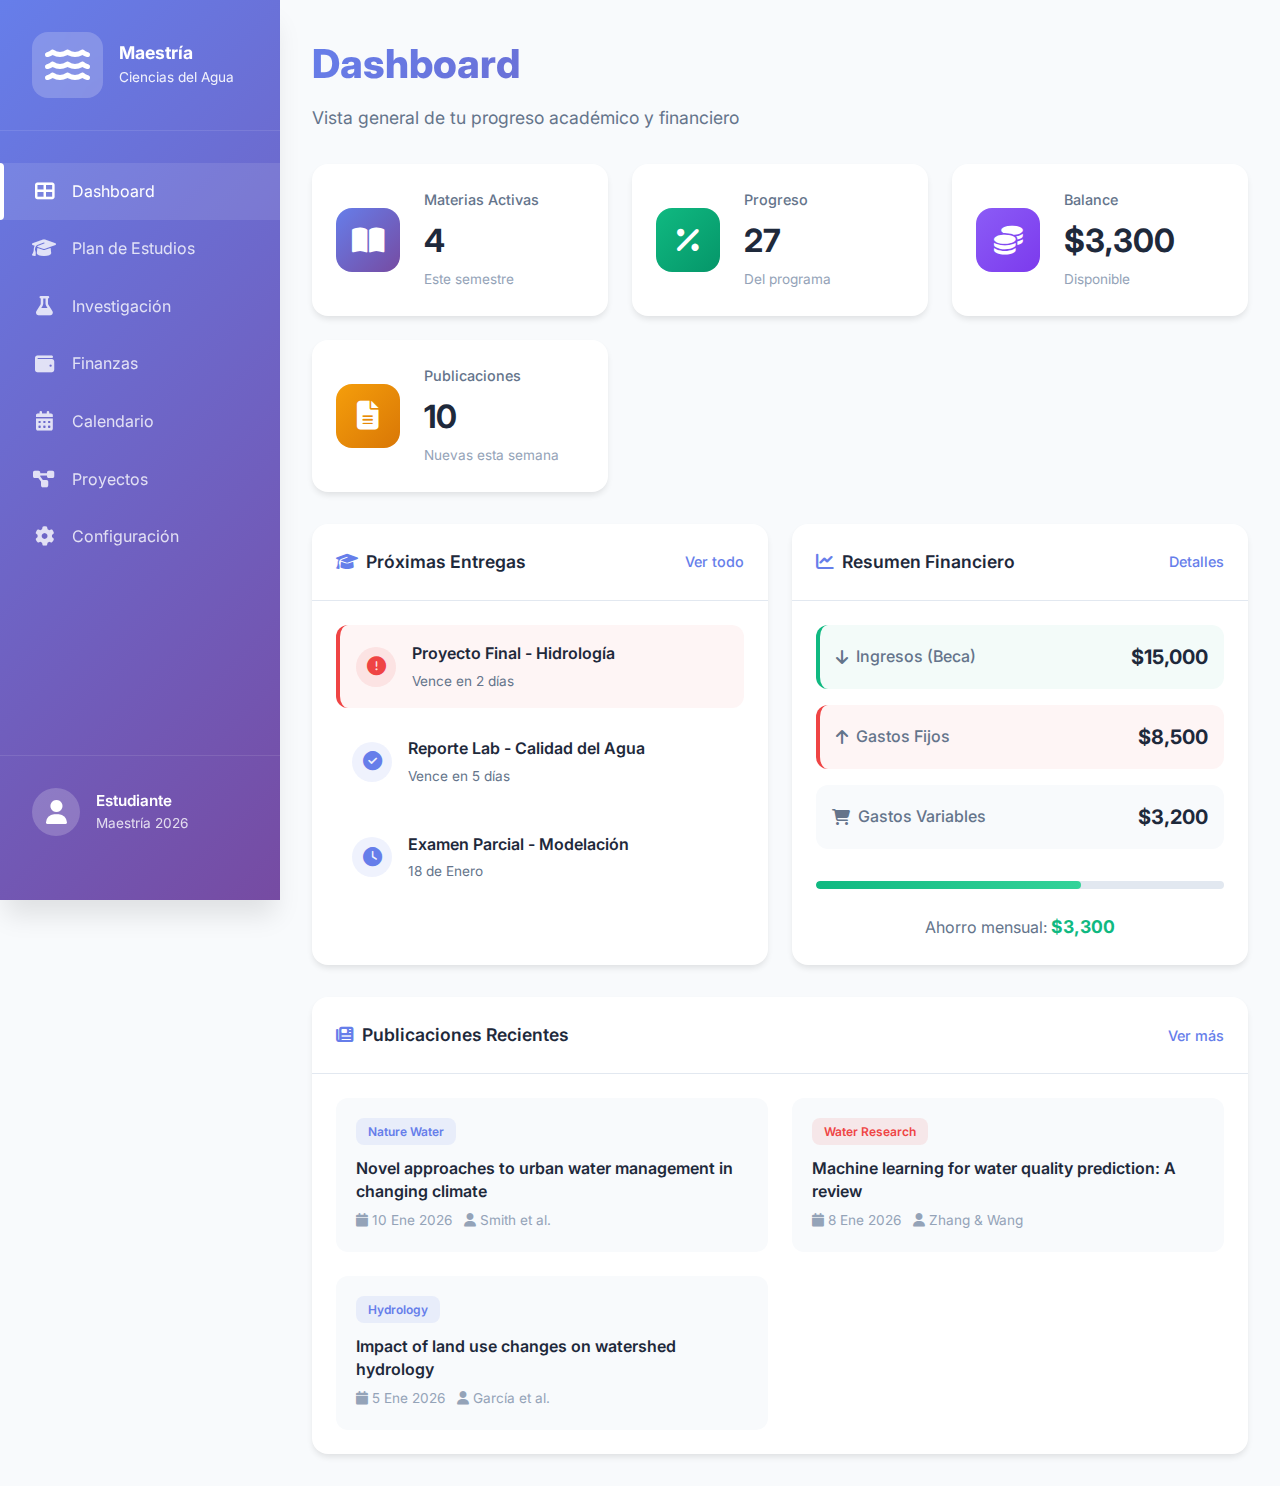
<file: asistente_maestria/index.html>
<!DOCTYPE html>
<html lang="es">

<head>
    <meta charset="UTF-8">
    <meta name="viewport" content="width=device-width, initial-scale=1.0">
    <title>Asistente Maestría - Ciencias del Agua</title>
    <link rel="stylesheet" href="styles.css">
    <link rel="stylesheet" href="calendar-projects.css">
    <link href="https://fonts.googleapis.com/css2?family=Inter:wght@300;400;500;600;700;800&display=swap"
        rel="stylesheet">
    <link rel="stylesheet" href="https://cdnjs.cloudflare.com/ajax/libs/font-awesome/6.4.0/css/all.min.css">
</head>

<body>
    <!-- Sidebar Navigation -->
    <aside class="sidebar">
        <div class="sidebar-header">
            <div class="logo">
                <i class="fas fa-water"></i>
                <h2>Maestría<br><span>Ciencias del Agua</span></h2>
            </div>
        </div>

        <nav class="sidebar-nav">
            <a href="#" class="nav-item active" data-section="dashboard">
                <i class="fas fa-th-large"></i>
                <span>Dashboard</span>
            </a>
            <a href="#" class="nav-item" data-section="academico">
                <i class="fas fa-graduation-cap"></i>
                <span>Plan de Estudios</span>
            </a>
            <a href="#" class="nav-item" data-section="investigacion">
                <i class="fas fa-flask"></i>
                <span>Investigación</span>
            </a>
            <a href="#" class="nav-item" data-section="finanzas">
                <i class="fas fa-wallet"></i>
                <span>Finanzas</span>
            </a>
            <a href="#" class="nav-item" data-section="calendario">
                <i class="fas fa-calendar-alt"></i>
                <span>Calendario</span>
            </a>
            <a href="#" class="nav-item" data-section="proyectos">
                <i class="fas fa-project-diagram"></i>
                <span>Proyectos</span>
            </a>
            <a href="#" class="nav-item" data-section="configuracion">
                <i class="fas fa-cog"></i>
                <span>Configuración</span>
            </a>
        </nav>

        <div class="sidebar-footer">
            <div class="user-info">
                <div class="user-avatar">
                    <i class="fas fa-user"></i>
                </div>
                <div class="user-details">
                    <p class="user-name">Estudiante</p>
                    <p class="user-role">Maestría 2026</p>
                </div>
            </div>
        </div>
    </aside>

    <!-- Main Content -->
    <main class="main-content">
        <!-- Dashboard Section -->
        <section id="dashboard" class="section active">
            <div class="section-header">
                <h1>Dashboard</h1>
                <p class="subtitle">Vista general de tu progreso académico y financiero</p>
            </div>

            <div class="stats-grid">
                <div class="stat-card">
                    <div class="stat-icon blue">
                        <i class="fas fa-book-open"></i>
                    </div>
                    <div class="stat-info">
                        <h3>Materias Activas</h3>
                        <p class="stat-value">5</p>
                        <span class="stat-label">Este semestre</span>
                    </div>
                </div>

                <div class="stat-card">
                    <div class="stat-icon green">
                        <i class="fas fa-percent"></i>
                    </div>
                    <div class="stat-info">
                        <h3>Progreso</h3>
                        <p class="stat-value">45%</p>
                        <span class="stat-label">Del programa</span>
                    </div>
                </div>

                <div class="stat-card">
                    <div class="stat-icon purple">
                        <i class="fas fa-coins"></i>
                    </div>
                    <div class="stat-info">
                        <h3>Balance</h3>
                        <p class="stat-value">$12,450</p>
                        <span class="stat-label">Disponible</span>
                    </div>
                </div>

                <div class="stat-card">
                    <div class="stat-icon orange">
                        <i class="fas fa-file-alt"></i>
                    </div>
                    <div class="stat-info">
                        <h3>Publicaciones</h3>
                        <p class="stat-value">23</p>
                        <span class="stat-label">Nuevas esta semana</span>
                    </div>
                </div>
            </div>

            <div class="dashboard-grid">
                <!-- Quick Academic Overview -->
                <div class="dashboard-card">
                    <div class="card-header">
                        <h3><i class="fas fa-graduation-cap"></i> Próximas Entregas</h3>
                        <a href="#" class="card-action">Ver todo</a>
                    </div>
                    <div class="card-content">
                        <div class="task-item urgent">
                            <div class="task-icon">
                                <i class="fas fa-exclamation-circle"></i>
                            </div>
                            <div class="task-info">
                                <p class="task-title">Proyecto Final - Hidrología</p>
                                <p class="task-date">Vence en 2 días</p>
                            </div>
                        </div>
                        <div class="task-item">
                            <div class="task-icon">
                                <i class="fas fa-check-circle"></i>
                            </div>
                            <div class="task-info">
                                <p class="task-title">Reporte Lab - Calidad del Agua</p>
                                <p class="task-date">Vence en 5 días</p>
                            </div>
                        </div>
                        <div class="task-item">
                            <div class="task-icon">
                                <i class="fas fa-clock"></i>
                            </div>
                            <div class="task-info">
                                <p class="task-title">Examen Parcial - Modelación</p>
                                <p class="task-date">18 de Enero</p>
                            </div>
                        </div>
                    </div>
                </div>

                <!-- Financial Summary -->
                <div class="dashboard-card">
                    <div class="card-header">
                        <h3><i class="fas fa-chart-line"></i> Resumen Financiero</h3>
                        <a href="#" class="card-action">Detalles</a>
                    </div>
                    <div class="card-content">
                        <div class="finance-summary">
                            <div class="finance-item income">
                                <span class="finance-label">
                                    <i class="fas fa-arrow-down"></i> Ingresos (Beca)
                                </span>
                                <span class="finance-value">$15,000</span>
                            </div>
                            <div class="finance-item expense">
                                <span class="finance-label">
                                    <i class="fas fa-arrow-up"></i> Gastos Fijos
                                </span>
                                <span class="finance-value">$8,500</span>
                            </div>
                            <div class="finance-item">
                                <span class="finance-label">
                                    <i class="fas fa-shopping-cart"></i> Gastos Variables
                                </span>
                                <span class="finance-value">$3,200</span>
                            </div>
                            <div class="balance-bar">
                                <div class="balance-fill" style="width: 65%"></div>
                            </div>
                            <p class="balance-text">Ahorro mensual: <strong>$3,300</strong></p>
                        </div>
                    </div>
                </div>
            </div>

            <!-- Recent Research -->
            <div class="dashboard-card full-width">
                <div class="card-header">
                    <h3><i class="fas fa-newspaper"></i> Publicaciones Recientes</h3>
                    <a href="#" class="card-action">Ver más</a>
                </div>
                <div class="card-content">
                    <div class="research-grid">
                        <div class="research-item">
                            <span class="research-badge">Nature Water</span>
                            <h4>Novel approaches to urban water management in changing climate</h4>
                            <p class="research-meta">
                                <i class="fas fa-calendar"></i> 10 Ene 2026 &nbsp;
                                <i class="fas fa-user"></i> Smith et al.
                            </p>
                        </div>
                        <div class="research-item">
                            <span class="research-badge trending">Water Research</span>
                            <h4>Machine learning for water quality prediction: A review</h4>
                            <p class="research-meta">
                                <i class="fas fa-calendar"></i> 8 Ene 2026 &nbsp;
                                <i class="fas fa-user"></i> Zhang & Wang
                            </p>
                        </div>
                        <div class="research-item">
                            <span class="research-badge">Hydrology</span>
                            <h4>Impact of land use changes on watershed hydrology</h4>
                            <p class="research-meta">
                                <i class="fas fa-calendar"></i> 5 Ene 2026 &nbsp;
                                <i class="fas fa-user"></i> García et al.
                            </p>
                        </div>
                    </div>
                </div>
            </div>
        </section>

        <!-- Academic Section -->
        <section id="academico" class="section">
            <div class="section-header">
                <h1>Plan de Estudios</h1>
                <p class="subtitle">Seguimiento de materias y créditos</p>
            </div>

            <div class="academic-summary">
                <div class="progress-card">
                    <h3>Progreso del Programa</h3>
                    <div class="circular-progress">
                        <svg width="200" height="200">
                            <circle cx="100" cy="100" r="90" stroke="#e0e0e0" stroke-width="20" fill="none" />
                            <circle cx="100" cy="100" r="90" stroke="url(#gradient)" stroke-width="20" fill="none"
                                stroke-dasharray="565" stroke-dashoffset="310" transform="rotate(-90 100 100)" />
                            <defs>
                                <linearGradient id="gradient" x1="0%" y1="0%" x2="100%" y2="0%">
                                    <stop offset="0%" style="stop-color:#667eea;stop-opacity:1" />
                                    <stop offset="100%" style="stop-color:#764ba2;stop-opacity:1" />
                                </linearGradient>
                            </defs>
                        </svg>
                        <div class="progress-text">
                            <span class="progress-value">45%</span>
                            <span class="progress-label">Completado</span>
                        </div>
                    </div>
                    <div class="credits-info">
                        <p><strong>54</strong> de <strong>120</strong> créditos</p>
                    </div>
                </div>

                <div class="semester-info">
                    <h3>Semestre Actual</h3>
                    <div class="semester-stats">
                        <div class="semester-stat">
                            <i class="fas fa-book"></i>
                            <div>
                                <p class="stat-number">5</p>
                                <p class="stat-text">Materias</p>
                            </div>
                        </div>
                        <div class="semester-stat">
                            <i class="fas fa-star"></i>
                            <div>
                                <p class="stat-number">18</p>
                                <p class="stat-text">Créditos</p>
                            </div>
                        </div>
                        <div class="semester-stat">
                            <i class="fas fa-chart-line"></i>
                            <div>
                                <p class="stat-number">9.2</p>
                                <p class="stat-text">Promedio</p>
                            </div>
                        </div>
                    </div>
                </div>
            </div>

            <div class="subjects-container">
                <h3>Materias Actuales</h3>
                <div class="subjects-grid">
                    <div class="subject-card">
                        <div class="subject-header">
                            <h4>Hidrología Avanzada</h4>
                            <span class="subject-credits">6 créditos</span>
                        </div>
                        <div class="subject-progress">
                            <div class="progress-bar">
                                <div class="progress-fill" style="width: 75%"></div>
                            </div>
                            <span class="progress-percent">75%</span>
                        </div>
                        <div class="subject-info">
                            <p><i class="fas fa-user"></i> Dr. Martínez</p>
                            <p><i class="fas fa-clock"></i> Lun-Mié 10:00-12:00</p>
                        </div>
                        <div class="subject-grade">
                            <span class="grade-label">Calificación actual:</span>
                            <span class="grade-value excellent">9.5</span>
                        </div>
                    </div>

                    <div class="subject-card">
                        <div class="subject-header">
                            <h4>Calidad del Agua</h4>
                            <span class="subject-credits">4 créditos</span>
                        </div>
                        <div class="subject-progress">
                            <div class="progress-bar">
                                <div class="progress-fill" style="width: 60%"></div>
                            </div>
                            <span class="progress-percent">60%</span>
                        </div>
                        <div class="subject-info">
                            <p><i class="fas fa-user"></i> Dra. López</p>
                            <p><i class="fas fa-clock"></i> Mar-Jue 14:00-16:00</p>
                        </div>
                        <div class="subject-grade">
                            <span class="grade-label">Calificación actual:</span>
                            <span class="grade-value good">8.8</span>
                        </div>
                    </div>

                    <div class="subject-card">
                        <div class="subject-header">
                            <h4>Modelación Hidrológica</h4>
                            <span class="subject-credits">4 créditos</span>
                        </div>
                        <div class="subject-progress">
                            <div class="progress-bar">
                                <div class="progress-fill" style="width: 50%"></div>
                            </div>
                            <span class="progress-percent">50%</span>
                        </div>
                        <div class="subject-info">
                            <p><i class="fas fa-user"></i> Dr. García</p>
                            <p><i class="fas fa-clock"></i> Vie 9:00-13:00</p>
                        </div>
                        <div class="subject-grade">
                            <span class="grade-label">Calificación actual:</span>
                            <span class="grade-value good">9.0</span>
                        </div>
                    </div>

                    <div class="subject-card">
                        <div class="subject-header">
                            <h4>Gestión de Recursos Hídricos</h4>
                            <span class="subject-credits">3 créditos</span>
                        </div>
                        <div class="subject-progress">
                            <div class="progress-bar">
                                <div class="progress-fill" style="width: 40%"></div>
                            </div>
                            <span class="progress-percent">40%</span>
                        </div>
                        <div class="subject-info">
                            <p><i class="fas fa-user"></i> Dr. Ramírez</p>
                            <p><i class="fas fa-clock"></i> Lun 16:00-19:00</p>
                        </div>
                        <div class="subject-grade">
                            <span class="grade-label">Calificación actual:</span>
                            <span class="grade-value average">8.5</span>
                        </div>
                    </div>

                    <div class="subject-card">
                        <div class="subject-header">
                            <h4>Seminario de Investigación</h4>
                            <span class="subject-credits">1 crédito</span>
                        </div>
                        <div class="subject-progress">
                            <div class="progress-bar">
                                <div class="progress-fill" style="width: 30%"></div>
                            </div>
                            <span class="progress-percent">30%</span>
                        </div>
                        <div class="subject-info">
                            <p><i class="fas fa-user"></i> Varios profesores</p>
                            <p><i class="fas fa-clock"></i> Mié 18:00-20:00</p>
                        </div>
                        <div class="subject-grade">
                            <span class="grade-label">Aprobado/No aprobado</span>
                            <span class="grade-value">En curso</span>
                        </div>
                    </div>
                </div>
            </div>
        </section>

        <!-- Research Section -->
        <section id="investigacion" class="section">
            <div class="section-header">
                <h1>Centro de Investigación</h1>
                <p class="subtitle">Publicaciones y noticias científicas recientes</p>
            </div>

            <div class="research-filter">
                <button class="filter-btn active" data-filter="all">Todas</button>
                <button class="filter-btn" data-filter="hidrologia">Hidrología</button>
                <button class="filter-btn" data-filter="calidad">Calidad del Agua</button>
                <button class="filter-btn" data-filter="cambio-climatico">Cambio Climático</button>
                <button class="filter-btn" data-filter="gestion">Gestión</button>
            </div>

            <div class="publications-grid">
                <article class="publication-card" data-category="hidrologia">
                    <div class="publication-header">
                        <span class="journal-badge nature">Nature Water</span>
                        <span class="publication-date">10 Ene 2026</span>
                    </div>
                    <h3>Novel approaches to urban water management in changing climate scenarios</h3>
                    <p class="publication-abstract">
                        This study presents innovative strategies for urban water management considering
                        climate change impacts. Results show 35% improvement in water security...
                    </p>
                    <div class="publication-footer">
                        <span class="authors"><i class="fas fa-users"></i> Smith, J. et al.</span>
                        <span class="citations"><i class="fas fa-quote-right"></i> 12 citaciones</span>
                        <a href="#" class="read-more">Leer más <i class="fas fa-external-link-alt"></i></a>
                    </div>
                    </publication-card>

                    <article class="publication-card trending" data-category="calidad">
                        <div class="publication-header">
                            <span class="journal-badge water-research">Water Research</span>
                            <span class="publication-date">8 Ene 2026</span>
                            <span class="trending-badge"><i class="fas fa-fire"></i> Tendencia</span>
                        </div>
                        <h3>Machine learning applications for real-time water quality monitoring: A comprehensive review
                        </h3>
                        <p class="publication-abstract">
                            Comprehensive review of ML techniques for water quality prediction.
                            Random Forest and LSTM networks show superior performance...
                        </p>
                        <div class="publication-footer">
                            <span class="authors"><i class="fas fa-users"></i> Zhang, L. & Wang, M.</span>
                            <span class="citations"><i class="fas fa-quote-right"></i> 45 citaciones</span>
                            <a href="#" class="read-more">Leer más <i class="fas fa-external-link-alt"></i></a>
                        </div>
                    </article>

                    <article class="publication-card" data-category="cambio-climatico">
                        <div class="publication-header">
                            <span class="journal-badge hydrology">Hydrology Journal</span>
                            <span class="publication-date">5 Ene 2026</span>
                        </div>
                        <h3>Impact of land use changes on watershed hydrology: A multi-temporal analysis</h3>
                        <p class="publication-abstract">
                            Analysis of 30 years of land use data reveals significant impacts on runoff patterns.
                            Urbanization increased peak flows by 40%...
                        </p>
                        <div class="publication-footer">
                            <span class="authors"><i class="fas fa-users"></i> García, R. et al.</span>
                            <span class="citations"><i class="fas fa-quote-right"></i> 23 citaciones</span>
                            <a href="#" class="read-more">Leer más <i class="fas fa-external-link-alt"></i></a>
                        </div>
                    </article>

                    <article class="publication-card" data-category="gestion">
                        <div class="publication-header">
                            <span class="journal-badge">Water Policy</span>
                            <span class="publication-date">3 Ene 2026</span>
                        </div>
                        <h3>Integrated water resources management: Lessons from global case studies</h3>
                        <p class="publication-abstract">
                            Comparative analysis of IWRM implementation across different socio-economic contexts.
                            Stakeholder participation emerges as critical success factor...
                        </p>
                        <div class="publication-footer">
                            <span class="authors"><i class="fas fa-users"></i> Johnson, A. et al.</span>
                            <span class="citations"><i class="fas fa-quote-right"></i> 18 citaciones</span>
                            <a href="#" class="read-more">Leer más <i class="fas fa-external-link-alt"></i></a>
                        </div>
                    </article>
            </div>
        </section>

        <!-- Finance Section -->
        <section id="finanzas" class="section">
            <div class="section-header">
                <h1>Gestor Financiero</h1>
                <p class="subtitle">Control de ingresos, gastos y ahorro</p>
            </div>

            <div class="finance-overview">
                <div class="finance-card balance">
                    <div class="finance-card-header">
                        <i class="fas fa-wallet"></i>
                        <h3>Balance Actual</h3>
                    </div>
                    <p class="finance-amount">$12,450.00</p>
                    <p class="finance-change positive">
                        <i class="fas fa-arrow-up"></i> +$1,200 este mes
                    </p>
                </div>

                <div class="finance-card income">
                    <div class="finance-card-header">
                        <i class="fas fa-arrow-down"></i>
                        <h3>Ingresos Mensuales</h3>
                    </div>
                    <p class="finance-amount">$15,000.00</p>
                    <p class="finance-detail">Beca CONACYT</p>
                </div>

                <div class="finance-card expenses">
                    <div class="finance-card-header">
                        <i class="fas fa-arrow-up"></i>
                        <h3>Gastos Totales</h3>
                    </div>
                    <p class="finance-amount">$11,700.00</p>
                    <p class="finance-detail">Fijos + Variables</p>
                </div>

                <div class="finance-card savings">
                    <div class="finance-card-header">
                        <i class="fas fa-piggy-bank"></i>
                        <h3>Ahorro Mensual</h3>
                    </div>
                    <p class="finance-amount">$3,300.00</p>
                    <p class="finance-detail">22% de ingresos</p>
                </div>
            </div>

            <div class="expenses-section">
                <div class="expenses-breakdown">
                    <h3><i class="fas fa-chart-pie"></i> Desglose de Gastos</h3>

                    <div class="expense-category">
                        <div class="category-header">
                            <h4><i class="fas fa-home"></i> Gastos Fijos</h4>
                            <span class="category-total">$8,500.00</span>
                        </div>
                        <div class="expense-items">
                            <div class="expense-item">
                                <div class="expense-info">
                                    <span class="expense-name">Renta</span>
                                    <div class="expense-bar">
                                        <div class="expense-fill" style="width: 70%"></div>
                                    </div>
                                </div>
                                <span class="expense-amount">$6,000.00</span>
                            </div>
                            <div class="expense-item">
                                <div class="expense-info">
                                    <span class="expense-name">Servicios (Luz, Agua, Internet)</span>
                                    <div class="expense-bar">
                                        <div class="expense-fill" style="width: 20%"></div>
                                    </div>
                                </div>
                                <span class="expense-amount">$1,500.00</span>
                            </div>
                            <div class="expense-item">
                                <div class="expense-info">
                                    <span class="expense-name">Transporte</span>
                                    <div class="expense-bar">
                                        <div class="expense-fill" style="width: 10%"></div>
                                    </div>
                                </div>
                                <span class="expense-amount">$1,000.00</span>
                            </div>
                        </div>
                    </div>

                    <div class="expense-category">
                        <div class="category-header">
                            <h4><i class="fas fa-shopping-cart"></i> Gastos Corrientes</h4>
                            <span class="category-total">$3,200.00</span>
                        </div>
                        <div class="expense-items">
                            <div class="expense-item">
                                <div class="expense-info">
                                    <span class="expense-name">Alimentación</span>
                                    <div class="expense-bar">
                                        <div class="expense-fill" style="width: 60%"></div>
                                    </div>
                                </div>
                                <span class="expense-amount">$1,800.00</span>
                            </div>
                            <div class="expense-item">
                                <div class="expense-info">
                                    <span class="expense-name">Material de Estudio</span>
                                    <div class="expense-bar">
                                        <div class="expense-fill" style="width: 25%"></div>
                                    </div>
                                </div>
                                <span class="expense-amount">$800.00</span>
                            </div>
                            <div class="expense-item">
                                <div class="expense-info">
                                    <span class="expense-name">Personal</span>
                                    <div class="expense-bar">
                                        <div class="expense-fill" style="width: 15%"></div>
                                    </div>
                                </div>
                                <span class="expense-amount">$600.00</span>
                            </div>
                        </div>
                    </div>

                    <button class="btn-primary">
                        <i class="fas fa-plus"></i> Agregar Gasto
                    </button>
                </div>

                <div class="financial-chart">
                    <h3><i class="fas fa-chart-line"></i> Tendencia Mensual</h3>
                    <div class="chart-placeholder">
                        <canvas id="financeChart"></canvas>
                    </div>
                </div>
            </div>
        </section>

        <!-- Calendar Section -->
        <section id="calendario" class="section">
            <div class="section-header">
                <h1>Calendario Académico</h1>
                <p class="subtitle">Organiza tus actividades y entregas</p>
            </div>

            <div class="calendar-controls">
                <button class="btn-calendar" id="prevMonth">
                    <i class="fas fa-chevron-left"></i>
                </button>
                <h2 id="currentMonth">Enero 2026</h2>
                <button class="btn-calendar" id="nextMonth">
                    <i class="fas fa-chevron-right"></i>
                </button>
                <button class="btn-primary" id="addEventBtn">
                    <i class="fas fa-plus"></i> Nueva Actividad
                </button>
            </div>

            <div class="calendar-grid">
                <div class="calendar-header">Domingo</div>
                <div class="calendar-header">Lunes</div>
                <div class="calendar-header">Martes</div>
                <div class="calendar-header">Miércoles</div>
                <div class="calendar-header">Jueves</div>
                <div class="calendar-header">Viernes</div>
                <div class="calendar-header">Sábado</div>
                <!-- Calendar days will be generated by JavaScript -->
            </div>

            <div class="upcoming-events">
                <h3><i class="fas fa-list"></i> Actividades Próximas</h3>
                <div id="eventsList" class="events-list">
                    <!-- Events will be populated by JavaScript -->
                </div>
            </div>
        </section>

        <!-- Projects Section -->
        <section id="proyectos" class="section">
            <div class="section-header">
                <h1>Proyectos de Investigación</h1>
                <p class="subtitle">Gestiona tus proyectos y conecta con GitHub</p>
            </div>

            <div class="projects-toolbar">
                <button class="btn-primary" id="addProjectBtn">
                    <i class="fas fa-plus"></i> Nuevo Proyecto
                </button>
                <button class="btn-github" id="connectGitHubBtn">
                    <i class="fab fa-github"></i> Conectar GitHub
                </button>
                <div class="project-filters">
                    <button class="filter-btn active" data-filter="all">Todos</button>
                    <button class="filter-btn" data-filter="active">Activos</button>
                    <button class="filter-btn" data-filter="completed">Completados</button>
                </div>
            </div>

            <div class="projects-grid" id="projectsContainer">
                <!-- Sample Project 1 -->
                <div class="project-card" data-status="active" data-project-id="1">
                    <div class="project-header">
                        <div class="project-title-section">
                            <h3>Permeámetro 3D</h3>
                            <span class="project-badge active">Activo</span>
                        </div>
                        <div class="project-actions">
                            <button class="btn-icon" title="Editar">
                                <i class="fas fa-edit"></i>
                            </button>
                            <button class="btn-icon" title="GitHub">
                                <i class="fab fa-github"></i>
                            </button>
                        </div>
                    </div>

                    <p class="project-description">
                        Diseño y fabricación de permeámetro mediante impresión 3D con
                        sistema de sellado dual.
                    </p>

                    <div class="project-meta">
                        <span><i class="fas fa-folder"></i> Tesis</span>
                        <span><i class="fas fa-calendar"></i> Mar 2026</span>
                        <span><i class="fas fa-code-branch"></i> 23 commits</span>
                    </div>

                    <div class="project-progress">
                        <div class="progress-header">
                            <span>Progreso General</span>
                            <span class="progress-value">85%</span>
                        </div>
                        <div class="progress-bar">
                            <div class="progress-fill" style="width: 85%"></div>
                        </div>
                    </div>

                    <div class="project-tasks">
                        <div class="task-summary">
                            <span><i class="fas fa-check-circle"></i> 17/20 tareas</span>
                            <span><i class="fas fa-clock"></i> 15 días restantes</span>
                        </div>
                    </div>

                    <div class="project-timeline">
                        <h4>Fases del Proyecto</h4>
                        <div class="phase-item completed">
                            <i class="fas fa-check"></i>
                            <span>Diseño Conceptual</span>
                        </div>
                        <div class="phase-item completed">
                            <i class="fas fa-check"></i>
                            <span>Modelado 3D</span>
                        </div>
                        <div class="phase-item active">
                            <i class="fas fa-spinner fa-spin"></i>
                            <span>Fabricación</span>
                        </div>
                        <div class="phase-item pending">
                            <i class="fas fa-circle"></i>
                            <span>Pruebas y Validación</span>
                        </div>
                    </div>
                </div>

                <!-- Sample Project 2 -->
                <div class="project-card" data-status="active" data-project-id="2">
                    <div class="project-header">
                        <div class="project-title-section">
                            <h3>Análisis de Calidad del Agua</h3>
                            <span class="project-badge active">Activo</span>
                        </div>
                        <div class="project-actions">
                            <button class="btn-icon">
                                <i class="fas fa-edit"></i>
                            </button>
                            <button class="btn-icon">
                                <i class="fab fa-github"></i>
                            </button>
                        </div>
                    </div>

                    <p class="project-description">
                        Monitoreo y análisis de parámetros fisicoquímicos en cuenca urbana.
                    </p>

                    <div class="project-meta">
                        <span><i class="fas fa-folder"></i> Proyecto Final</span>
                        <span><i class="fas fa-calendar"></i> Feb 2026</span>
                        <span><i class="fas fa-code-branch"></i> 45 commits</span>
                    </div>

                    <div class="project-progress">
                        <div class="progress-header">
                            <span>Progreso General</span>
                            <span class="progress-value">60%</span>
                        </div>
                        <div class="progress-bar">
                            <div class="progress-fill" style="width: 60%"></div>
                        </div>
                    </div>

                    <div class="project-tasks">
                        <div class="task-summary">
                            <span><i class="fas fa-check-circle"></i> 9/15 tareas</span>
                            <span><i class="fas fa-clock"></i> 30 días restantes</span>
                        </div>
                    </div>

                    <div class="project-timeline">
                        <h4>Fases del Proyecto</h4>
                        <div class="phase-item completed">
                            <i class="fas fa-check"></i>
                            <span>Revisión Bibliográfica</span>
                        </div>
                        <div class="phase-item active">
                            <i class="fas fa-spinner fa-spin"></i>
                            <span>Muestreo de Campo</span>
                        </div>
                        <div class="phase-item pending">
                            <i class="fas fa-circle"></i>
                            <span>Análisis de Laboratorio</span>
                        </div>
                        <div class="phase-item pending">
                            <i class="fas fa-circle"></i>
                            <span>Redacción de Reporte</span>
                        </div>
                    </div>
                </div>

                <!-- Sample Project 3 -->
                <div class="project-card" data-status="completed" data-project-id="3">
                    <div class="project-header">
                        <div class="project-title-section">
                            <h3>Modelo Hidrológico Regional</h3>
                            <span class="project-badge completed">Completado</span>
                        </div>
                        <div class="project-actions">
                            <button class="btn-icon">
                                <i class="fas fa-edit"></i>
                            </button>
                            <button class="btn-icon">
                                <i class="fab fa-github"></i>
                            </button>
                        </div>
                    </div>

                    <p class="project-description">
                        Modelación de escorrentía usando HEC-HMS para análisis de crecidas.
                    </p>

                    <div class="project-meta">
                        <span><i class="fas fa-folder"></i> Materia</span>
                        <span><i class="fas fa-calendar"></i> Dic 2025</span>
                        <span><i class="fas fa-code-branch"></i> 67 commits</span>
                    </div>

                    <div class="project-progress">
                        <div class="progress-header">
                            <span>Progreso General</span>
                            <span class="progress-value">100%</span>
                        </div>
                        <div class="progress-bar">
                            <div class="progress-fill completed" style="width: 100%"></div>
                        </div>
                    </div>

                    <div class="project-tasks">
                        <div class="task-summary">
                            <span><i class="fas fa-check-circle"></i> 12/12 tareas</span>
                            <span class="success"><i class="fas fa-trophy"></i> Finalizado</span>
                        </div>
                    </div>
                </div>
            </div>

            <!-- GitHub Integration Panel -->
            <div class="github-panel" id="githubPanel" style="display: none;">
                <div class="panel-content">
                    <h3><i class="fab fa-github"></i> Integración con GitHub</h3>
                    <div class="github-form">
                        <div class="form-group">
                            <label>Token de Acceso Personal</label>
                            <input type="password" id="githubToken" placeholder="ghp_xxxxxxxxxxxxx">
                            <small>Genera tu token en: GitHub Settings > Developer settings > Personal access
                                tokens</small>
                        </div>
                        <div class="form-group">
                            <label>Nombre de Usuario</label>
                            <input type="text" id="githubUsername" placeholder="tu-usuario">
                        </div>
                        <div class="form-buttons">
                            <button class="btn-primary" id="saveGithubBtn">
                                <i class="fas fa-save"></i> Guardar
                            </button>
                            <button class="btn-secondary" id="cancelGithubBtn">
                                Cancelar
                            </button>
                        </div>
                    </div>
                    <div class="github-repos" id="githubRepos"></div>
                </div>
            </div>
        </section>

        <!-- Settings Section -->
        <section id="configuracion" class="section">
            <div class="section-header">
                <h1>Configuración</h1>
                <p class="subtitle">Personaliza tu asistente</p>
            </div>

            <div class="settings-grid">
                <div class="settings-card">
                    <h3><i class="fas fa-user-cog"></i> Perfil</h3>
                    <div class="setting-item">
                        <label>Nombre completo</label>
                        <input type="text" placeholder="Tu nombre">
                    </div>
                    <div class="setting-item">
                        <label>Programa</label>
                        <select>
                            <option>Maestría en Ciencias del Agua</option>
                        </select>
                    </div>
                    <div class="setting-item">
                        <label>Semestre actual</label>
                        <input type="number" value="3" min="1" max="6">
                    </div>
                </div>

                <div class="settings-card">
                    <h3><i class="fas fa-bell"></i> Notificaciones</h3>
                    <div class="setting-toggle">
                        <label>Entregas próximas</label>
                        <input type="checkbox" checked>
                    </div>
                    <div class="setting-toggle">
                        <label>Nuevas publicaciones</label>
                        <input type="checkbox" checked>
                    </div>
                    <div class="setting-toggle">
                        <label>Alertas de gastos</label>
                        <input type="checkbox">
                    </div>
                </div>

                <div class="settings-card">
                    <h3><i class="fas fa-palette"></i> Apariencia</h3>
                    <div class="theme-selector">
                        <button class="theme-btn active" data-theme="light">
                            <i class="fas fa-sun"></i> Claro
                        </button>
                        <button class="theme-btn" data-theme="dark">
                            <i class="fas fa-moon"></i> Oscuro
                        </button>
                    </div>
                </div>
            </div>

            <button class="btn-primary">
                <i class="fas fa-save"></i> Guardar Cambios
            </button>
        </section>
    </main>

    <script src="script.js"></script>
    <script src="calendar-projects.js"></script>
</body>

</html>
</file>
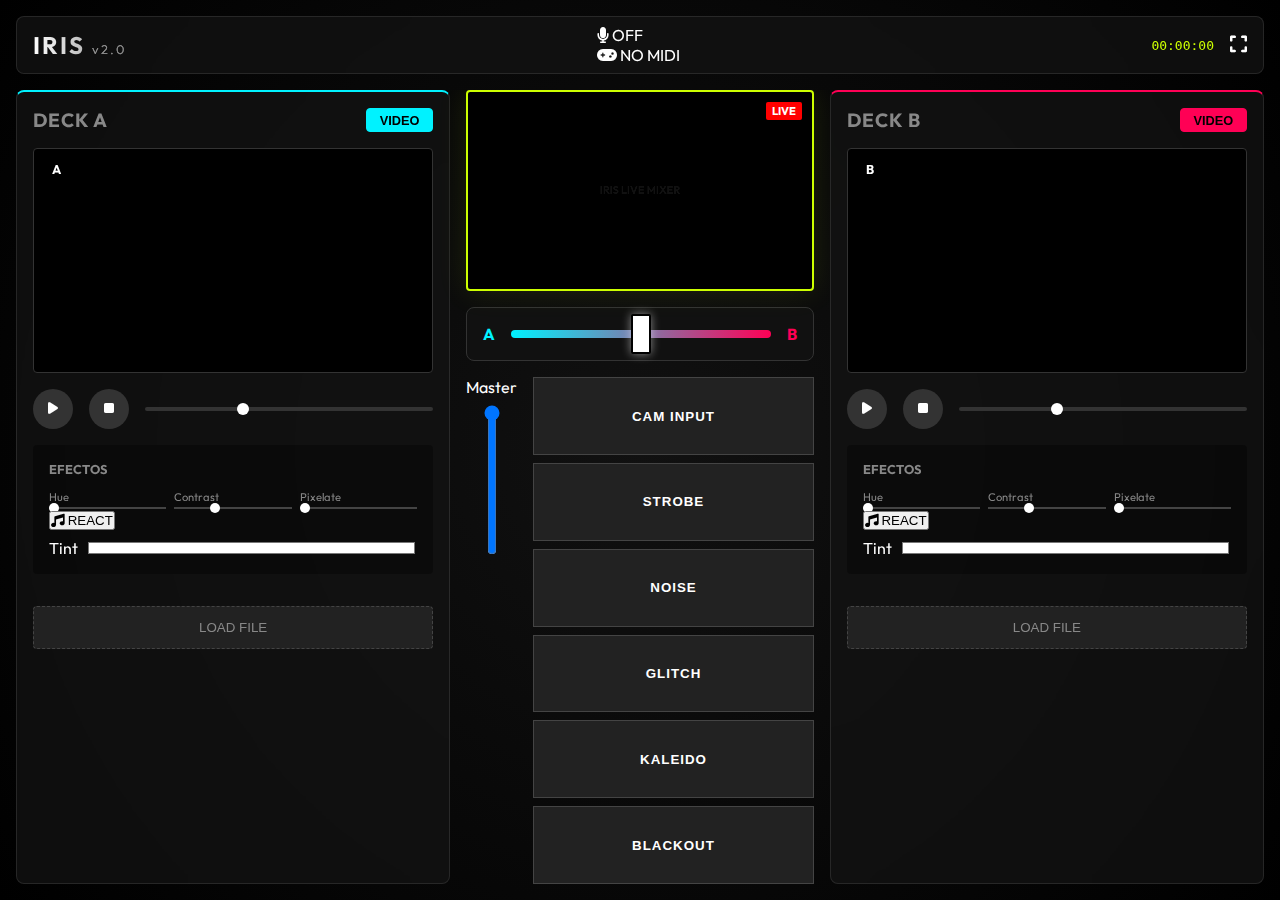
<file: live-visuals/index.html>
<!DOCTYPE html>
<html lang="es">

<head>
    <meta charset="UTF-8">
    <meta name="viewport" content="width=device-width, initial-scale=1.0">
    <title>IRIS - Live Visuals Controller</title>
    <link rel="stylesheet" href="styles.css">
    <link rel="preconnect" href="https://fonts.googleapis.com">
    <link rel="preconnect" href="https://fonts.gstatic.com" crossorigin>
    <link href="https://fonts.googleapis.com/css2?family=Outfit:wght@300;400;600;700&display=swap" rel="stylesheet">
    <!-- Icons -->
    <link rel="stylesheet" href="https://cdnjs.cloudflare.com/ajax/libs/font-awesome/6.4.0/css/all.min.css">
</head>

<body>
    <div class="app-container">
        <header class="top-bar">
            <div class="logo">IRIS <span class="version">v2.0</span></div>
            <div class="system-status">
                <div class="status-item" id="audio-status" title="Click to Enable Audio">
                    <i class="fa-solid fa-microphone"></i> <span class="status-text">OFF</span>
                </div>
                <div class="status-item" id="midi-status">
                    <i class="fa-solid fa-gamepad"></i> <span class="status-text">NO MIDI</span>
                </div>
            </div>
            <div class="status-bar">
                <span id="clock">00:00:00</span>
                <button id="fullscreen-btn" class="icon-btn"><i class="fa-solid fa-expand"></i></button>
            </div>
        </header>

        <main class="main-interface">
            <!-- DECK A -->
            <section class="deck" id="deck-a">
                <div class="deck-header">
                    <h2>DECK A</h2>
                    <div class="deck-controls-top">
                        <button class="source-btn active" data-target="deck-a" data-type="video">VIDEO</button>
                        <!-- Camera removed -->
                    </div>
                </div>

                <div class="preview-window">
                    <video id="video-a" loop muted playsinline></video>
                    <div class="overlay-info">A</div>
                    <div class="audio-reactive-indicator hidden"><i class="fa-solid fa-bolt"></i></div>
                </div>

                <div class="playback-controls">
                    <button class="play-btn" id="play-a"><i class="fa-solid fa-play"></i></button>
                    <button class="stop-btn" id="stop-a"><i class="fa-solid fa-stop"></i></button>
                    <input type="range" class="speed-slider" id="speed-a" min="0.5" max="2" step="0.1" value="1">
                </div>

                <div class="fx-panel">
                    <h3>EFECTOS</h3>
                    <div class="fx-grid">
                        <div class="fx-control">
                            <label>Hue</label>
                            <input type="range" id="hue-a" min="0" max="360" value="0">
                        </div>
                        <div class="fx-control">
                            <label>Contrast</label>
                            <input type="range" id="contrast-a" min="50" max="200" value="100">
                        </div>
                        <div class="fx-control">
                            <label>Pixelate</label>
                            <input type="range" id="pixel-a" min="1" max="50" value="1">
                        </div>
                    </div>
                    <div class="fx-toggles">
                        <button class="toggle-btn" id="react-a" title="Audio Reactive Scale">
                            <i class="fa-solid fa-music"></i> REACT
                        </button>
                        <div class="color-picker-container">
                            <label>Tint</label>
                            <input type="color" id="tint-a" value="#ffffff">
                        </div>
                    </div>
                </div>

                <div class="bank-grid" id="bank-a">
                    <!-- Bank items will be generated by JS -->
                </div>
                <input type="file" id="file-input-a" accept="video/*" style="display: none;">
                <button class="load-btn" onclick="document.getElementById('file-input-a').click()">LOAD FILE</button>
            </section>

            <!-- MIXER / MASTER -->
            <section class="mixer">
                <div class="master-preview">
                    <canvas id="master-canvas"></canvas>
                    <div class="live-indicator">LIVE</div>
                    <div class="audio-visualizer">
                        <div class="bar" id="audio-bar-1"></div>
                        <div class="bar" id="audio-bar-2"></div>
                        <div class="bar" id="audio-bar-3"></div>
                    </div>
                </div>

                <div class="crossfader-container">
                    <span class="label-a">A</span>
                    <input type="range" id="crossfader" min="0" max="100" value="50">
                    <span class="label-b">B</span>
                </div>

                <div class="master-controls">
                    <div class="fader-group">
                        <label>Master</label>
                        <input type="range" id="master-opacity" min="0" max="100" value="100" orient="vertical">
                    </div>
                    <div class="global-fx">
                        <button id="cam-btn" class="toggle-fx-btn">CAM INPUT</button>
                        <button id="strobe-btn" class="momentary-btn">STROBE</button>
                        <button id="noise-btn" class="momentary-btn">NOISE</button>
                        <button id="glitch-btn" class="momentary-btn">GLITCH</button>
                        <button id="kaleido-btn" class="toggle-fx-btn">KALEIDO</button>
                        <button id="blackout-btn" class="momentary-btn">BLACKOUT</button>
                    </div>
                </div>
            </section>

            <!-- DECK B -->
            <section class="deck" id="deck-b">
                <div class="deck-header">
                    <h2>DECK B</h2>
                    <div class="deck-controls-top">
                        <button class="source-btn active" data-target="deck-b" data-type="video">VIDEO</button>
                        <!-- Camera removed -->
                    </div>
                </div>

                <div class="preview-window">
                    <video id="video-b" loop muted playsinline></video>
                    <div class="overlay-info">B</div>
                    <div class="audio-reactive-indicator hidden"><i class="fa-solid fa-bolt"></i></div>
                </div>

                <div class="playback-controls">
                    <button class="play-btn" id="play-b"><i class="fa-solid fa-play"></i></button>
                    <button class="stop-btn" id="stop-b"><i class="fa-solid fa-stop"></i></button>
                    <input type="range" class="speed-slider" id="speed-b" min="0.5" max="2" step="0.1" value="1">
                </div>

                <div class="fx-panel">
                    <h3>EFECTOS</h3>
                    <div class="fx-grid">
                        <div class="fx-control">
                            <label>Hue</label>
                            <input type="range" id="hue-b" min="0" max="360" value="0">
                        </div>
                        <div class="fx-control">
                            <label>Contrast</label>
                            <input type="range" id="contrast-b" min="50" max="200" value="100">
                        </div>
                        <div class="fx-control">
                            <label>Pixelate</label>
                            <input type="range" id="pixel-b" min="1" max="50" value="1">
                        </div>
                    </div>
                    <div class="fx-toggles">
                        <button class="toggle-btn" id="react-b" title="Audio Reactive Scale">
                            <i class="fa-solid fa-music"></i> REACT
                        </button>
                        <div class="color-picker-container">
                            <label>Tint</label>
                            <input type="color" id="tint-b" value="#ffffff">
                        </div>
                    </div>
                </div>

                <div class="bank-grid" id="bank-b">
                    <!-- Bank items will be generated by JS -->
                </div>
                <input type="file" id="file-input-b" accept="video/*" style="display: none;">
                <button class="load-btn" onclick="document.getElementById('file-input-b').click()">LOAD FILE</button>
            </section>
        </main>
    </div>
    <script src="script.js"></script>
</body>

</html>
</file>
<file: asistente_maestria/styles.css>
:root {
    --primary-color: #667eea;
    --secondary-color: #764ba2;
    --success-color: #10b981;
    --warning-color: #f59e0b;
    --danger-color: #ef4444;
    --info-color: #3b82f6;
    
    --bg-primary: #f8fafc;
    --bg-secondary: #ffffff;
    --bg-card: #ffffff;
    
    --text-primary: #1e293b;
    --text-secondary: #64748b;
    --text-light: #94a3b8;
    
    --border-color: #e2e8f0;
    --shadow-sm: 0 1px 2px 0 rgba(0, 0, 0, 0.05);
    --shadow-md: 0 4px 6px -1px rgba(0, 0, 0, 0.1);
    --shadow-lg: 0 10px 15px -3px rgba(0, 0, 0, 0.1);
    --shadow-xl: 0 20px 25px -5px rgba(0, 0, 0, 0.1);
    
    --transition: all 0.3s cubic-bezier(0.4, 0, 0.2, 1);
}

* {
    margin: 0;
    padding: 0;
    box-sizing: border-box;
}

body {
    font-family: 'Inter', -apple-system, BlinkMacSystemFont, 'Segoe UI', sans-serif;
    background: var(--bg-primary);
    color: var(--text-primary);
    line-height: 1.6;
    overflow-x: hidden;
}

/* ========== SIDEBAR ========== */
.sidebar {
    position: fixed;
    left: 0;
    top: 0;
    width: 280px;
    height: 100vh;
    background: linear-gradient(135deg, var(--primary-color) 0%, var(--secondary-color) 100%);
    padding: 2rem 0;
    box-shadow: var(--shadow-xl);
    z-index: 1000;
    display: flex;
    flex-direction: column;
}

.sidebar-header {
    padding: 0 2rem 2rem;
    border-bottom: 1px solid rgba(255, 255, 255, 0.1);
}

.logo {
    display: flex;
    align-items: center;
    gap: 1rem;
    color: white;
}

.logo i {
    font-size: 2.5rem;
    background: rgba(255, 255, 255, 0.2);
    padding: 0.8rem;
    border-radius: 1rem;
    backdrop-filter: blur(10px);
}

.logo h2 {
    font-size: 1.1rem;
    font-weight: 700;
    line-height: 1.3;
}

.logo h2 span {
    font-size: 0.85rem;
    font-weight: 400;
    opacity: 0.9;
}

.sidebar-nav {
    flex: 1;
    padding: 2rem 0;
    overflow-y: auto;
}

.nav-item {
    display: flex;
    align-items: center;
    gap: 1rem;
    padding: 1rem 2rem;
    color: rgba(255, 255, 255, 0.8);
    text-decoration: none;
    transition: var(--transition);
    position: relative;
}

.nav-item::before {
    content: '';
    position: absolute;
    left: 0;
    width: 4px;
    height: 0;
    background: white;
    transition: var(--transition);
    border-radius: 0 4px 4px 0;
}

.nav-item:hover,
.nav-item.active {
    color: white;
    background: rgba(255, 255, 255, 0.1);
}

.nav-item.active::before {
    height: 100%;
}

.nav-item i {
    font-size: 1.2rem;
    width: 24px;
    text-align: center;
}

.sidebar-footer {
    padding: 2rem;
    border-top: 1px solid rgba(255, 255, 255, 0.1);
}

.user-info {
    display: flex;
    align-items: center;
    gap: 1rem;
    color: white;
}

.user-avatar {
    width: 48px;
    height: 48px;
    background: rgba(255, 255, 255, 0.2);
    border-radius: 50%;
    display: flex;
    align-items: center;
    justify-content: center;
    font-size: 1.5rem;
}

.user-name {
    font-weight: 600;
    font-size: 0.95rem;
}

.user-role {
    font-size: 0.85rem;
    opacity: 0.8;
}

/* ========== MAIN CONTENT ========== */
.main-content {
    margin-left: 280px;
    padding: 2rem;
    min-height: 100vh;
}

.section {
    display: none;
    animation: fadeIn 0.5s ease;
}

.section.active {
    display: block;
}

@keyframes fadeIn {
    from {
        opacity: 0;
        transform: translateY(20px);
    }
    to {
        opacity: 1;
        transform: translateY(0);
    }
}

.section-header {
    margin-bottom: 2rem;
}

.section-header h1 {
    font-size: 2.5rem;
    font-weight: 800;
    background: linear-gradient(135deg, var(--primary-color), var(--secondary-color));
    -webkit-background-clip: text;
    -webkit-text-fill-color: transparent;
    background-clip: text;
    margin-bottom: 0.5rem;
}

.subtitle {
    color: var(--text-secondary);
    font-size: 1.1rem;
}

/* ========== STATS GRID ========== */
.stats-grid {
    display: grid;
    grid-template-columns: repeat(auto-fit, minmax(250px, 1fr));
    gap: 1.5rem;
    margin-bottom: 2rem;
}

.stat-card {
    background: var(--bg-card);
    padding: 1.5rem;
    border-radius: 1rem;
    box-shadow: var(--shadow-md);
    display: flex;
    align-items: center;
    gap: 1.5rem;
    transition: var(--transition);
}

.stat-card:hover {
    transform: translateY(-4px);
    box-shadow: var(--shadow-lg);
}

.stat-icon {
    width: 64px;
    height: 64px;
    border-radius: 1rem;
    display: flex;
    align-items: center;
    justify-content: center;
    font-size: 1.8rem;
    color: white;
}

.stat-icon.blue {
    background: linear-gradient(135deg, #667eea, #764ba2);
}

.stat-icon.green {
    background: linear-gradient(135deg, #10b981, #059669);
}

.stat-icon.purple {
    background: linear-gradient(135deg, #8b5cf6, #7c3aed);
}

.stat-icon.orange {
    background: linear-gradient(135deg, #f59e0b, #d97706);
}

.stat-info h3 {
    font-size: 0.9rem;
    color: var(--text-secondary);
    font-weight: 500;
    margin-bottom: 0.25rem;
}

.stat-value {
    font-size: 2rem;
    font-weight: 700;
    color: var(--text-primary);
}

.stat-label {
    font-size: 0.85rem;
    color: var(--text-light);
}

/* ========== DASHBOARD GRID ========== */
.dashboard-grid {
    display: grid;
    grid-template-columns: repeat(2, 1fr);
    gap: 1.5rem;
    margin-bottom: 2rem;
}

.dashboard-card {
    background: var(--bg-card);
    border-radius: 1rem;
    box-shadow: var(--shadow-md);
    overflow: hidden;
}

.dashboard-card.full-width {
    grid-column: 1 / -1;
}

.card-header {
    padding: 1.5rem;
    border-bottom: 1px solid var(--border-color);
    display: flex;
    justify-content: space-between;
    align-items: center;
}

.card-header h3 {
    font-size: 1.1rem;
    font-weight: 600;
    display: flex;
    align-items: center;
    gap: 0.5rem;
}

.card-header h3 i {
    color: var(--primary-color);
}

.card-action {
    color: var(--primary-color);
    text-decoration: none;
    font-size: 0.9rem;
    font-weight: 500;
    transition: var(--transition);
}

.card-action:hover {
    color: var(--secondary-color);
}

.card-content {
    padding: 1.5rem;
}

/* ========== TASK ITEMS ========== */
.task-item {
    display: flex;
    align-items: center;
    gap: 1rem;
    padding: 1rem;
    border-radius: 0.75rem;
    margin-bottom: 0.75rem;
    transition: var(--transition);
}

.task-item:hover {
    background: var(--bg-primary);
}

.task-item.urgent {
    background: rgba(239, 68, 68, 0.05);
    border-left: 4px solid var(--danger-color);
}

.task-icon {
    width: 40px;
    height: 40px;
    border-radius: 50%;
    display: flex;
    align-items: center;
    justify-content: center;
    font-size: 1.2rem;
}

.task-item.urgent .task-icon {
    background: rgba(239, 68, 68, 0.1);
    color: var(--danger-color);
}

.task-item:not(.urgent) .task-icon {
    background: rgba(102, 126, 234, 0.1);
    color: var(--primary-color);
}

.task-title {
    font-weight: 600;
    color: var(--text-primary);
    margin-bottom: 0.25rem;
}

.task-date {
    font-size: 0.85rem;
    color: var(--text-secondary);
}

/* ========== FINANCE SUMMARY ========== */
.finance-summary {
    display: flex;
    flex-direction: column;
    gap: 1rem;
}

.finance-item {
    display: flex;
    justify-content: space-between;
    align-items: center;
    padding: 1rem;
    background: var(--bg-primary);
    border-radius: 0.75rem;
}

.finance-item.income {
    background: rgba(16, 185, 129, 0.05);
    border-left: 4px solid var(--success-color);
}

.finance-item.expense {
    background: rgba(239, 68, 68, 0.05);
    border-left: 4px solid var(--danger-color);
}

.finance-label {
    display: flex;
    align-items: center;
    gap: 0.5rem;
    color: var(--text-secondary);
    font-weight: 500;
}

.finance-value {
    font-size: 1.25rem;
    font-weight: 700;
    color: var(--text-primary);
}

.balance-bar {
    width: 100%;
    height: 8px;
    background: var(--border-color);
    border-radius: 999px;
    margin: 1rem 0 0.5rem;
    overflow: hidden;
}

.balance-fill {
    height: 100%;
    background: linear-gradient(90deg, var(--success-color), #34d399);
    border-radius: 999px;
}

.balance-text {
    text-align: center;
    color: var(--text-secondary);
}

.balance-text strong {
    color: var(--success-color);
    font-size: 1.1rem;
}

/* ========== RESEARCH GRID ========== */
.research-grid {
    display: grid;
    grid-template-columns: repeat(auto-fill, minmax(300px, 1fr));
    gap: 1.5rem;
}

.research-item {
    padding: 1.25rem;
    background: var(--bg-primary);
    border-radius: 0.75rem;
    transition: var(--transition);
    cursor: pointer;
}

.research-item:hover {
    background: white;
    box-shadow: var(--shadow-md);
}

.research-badge {
    display: inline-block;
    padding: 0.25rem 0.75rem;
    background: rgba(102, 126, 234, 0.1);
    color: var(--primary-color);
    border-radius: 0.5rem;
    font-size: 0.75rem;
    font-weight: 600;
    margin-bottom: 0.75rem;
}

.research-badge.trending {
    background: rgba(239, 68, 68, 0.1);
    color: var(--danger-color);
}

.research-item h4 {
    font-size: 1rem;
    font-weight: 600;
    margin-bottom: 0.5rem;
    color: var(--text-primary);
    line-height: 1.4;
}

.research-meta {
    font-size: 0.85rem;
    color: var(--text-light);
}

/* ========== ACADEMIC SECTION ========== */
.academic-summary {
    display: grid;
    grid-template-columns: 1fr 2fr;
    gap: 2rem;
    margin-bottom: 3rem;
}

.progress-card,
.semester-info {
    background: white;
    padding: 2rem;
    border-radius: 1rem;
    box-shadow: var(--shadow-md);
}

.progress-card h3,
.semester-info h3 {
    margin-bottom: 1.5rem;
    font-size: 1.25rem;
}

.circular-progress {
    position: relative;
    width: 200px;
    height: 200px;
    margin: 2rem auto;
}

.progress-text {
    position: absolute;
    top: 50%;
    left: 50%;
    transform: translate(-50%, -50%);
    text-align: center;
}

.progress-value {
    display: block;
    font-size: 3rem;
    font-weight: 700;
    color: var(--primary-color);
}

.progress-label {
    display: block;
    font-size: 0.9rem;
    color: var(--text-secondary);
}

.credits-info {
    text-align: center;
    font-size: 1.1rem;
    color: var(--text-secondary);
}

.credits-info strong {
    color: var(--text-primary);
    font-size: 1.5rem;
}

.semester-stats {
    display: grid;
    grid-template-columns: repeat(3, 1fr);
    gap: 1.5rem;
}

.semester-stat {
    text-align: center;
    padding: 1.5rem;
    background: var(--bg-primary);
    border-radius: 0.75rem;
}

.semester-stat i {
    font-size: 2rem;
    color: var(--primary-color);
    margin-bottom: 0.75rem;
}

.stat-number {
    font-size: 2rem;
    font-weight: 700;
    color: var(--text-primary);
}

.stat-text {
    color: var(--text-secondary);
    font-size: 0.9rem;
}

/* ========== SUBJECTS ========== */
.subjects-container {
    margin-top: 2rem;
}

.subjects-container h3 {
    margin-bottom: 1.5rem;
    font-size: 1.5rem;
}

.subjects-grid {
    display: grid;
    grid-template-columns: repeat(auto-fill, minmax(350px, 1fr));
    gap: 1.5rem;
}

.subject-card {
    background: white;
    padding: 1.5rem;
    border-radius: 1rem;
    box-shadow: var(--shadow-md);
    transition: var(--transition);
    border-top: 4px solid var(--primary-color);
}

.subject-card:hover {
    transform: translateY(-4px);
    box-shadow: var(--shadow-lg);
}

.subject-header {
    display: flex;
    justify-content: space-between;
    align-items: start;
    margin-bottom: 1rem;
}

.subject-header h4 {
    font-size: 1.1rem;
    font-weight: 600;
    color: var(--text-primary);
}

.subject-credits {
    background: rgba(102, 126, 234, 0.1);
    color: var(--primary-color);
    padding: 0.25rem 0.75rem;
    border-radius: 0.5rem;
    font-size: 0.85rem;
    font-weight: 600;
}

.subject-progress {
    display: flex;
    align-items: center;
    gap: 1rem;
    margin-bottom: 1rem;
}

.progress-bar {
    flex: 1;
    height: 8px;
    background: var(--border-color);
    border-radius: 999px;
    overflow: hidden;
}

.progress-fill {
    height: 100%;
    background: linear-gradient(90deg, var(--primary-color), var(--secondary-color));
    border-radius: 999px;
}

.progress-percent {
    font-weight: 600;
    color: var(--primary-color);
}

.subject-info {
    display: flex;
    flex-direction: column;
    gap: 0.5rem;
    margin-bottom: 1rem;
    font-size: 0.9rem;
    color: var(--text-secondary);
}

.subject-info i {
    width: 20px;
}

.subject-grade {
    display: flex;
    justify-content: space-between;
    align-items: center;
    padding: 0.75rem;
    background: var(--bg-primary);
    border-radius: 0.5rem;
}

.grade-label {
    font-size: 0.85rem;
    color: var(--text-secondary);
}

.grade-value {
    font-size: 1.5rem;
    font-weight: 700;
}

.grade-value.excellent {
    color: var(--success-color);
}

.grade-value.good {
    color: var(--info-color);
}

.grade-value.average {
    color: var(--warning-color);
}

/* ========== RESEARCH SECTION ========== */
.research-filter {
    display: flex;
    gap: 1rem;
    margin-bottom: 2rem;
    flex-wrap: wrap;
}

.filter-btn {
    padding: 0.75rem 1.5rem;
    background: white;
    border: 2px solid var(--border-color);
    border-radius: 0.75rem;
    cursor: pointer;
    font-weight: 500;
    transition: var(--transition);
}

.filter-btn:hover,
.filter-btn.active {
    background: var(--primary-color);
    color: white;
    border-color: var(--primary-color);
}

.publications-grid {
    display: grid;
    grid-template-columns: repeat(auto-fill, minmax(400px, 1fr));
    gap: 1.5rem;
}

.publication-card {
    background: white;
    padding: 1.5rem;
    border-radius: 1rem;
    box-shadow: var(--shadow-md);
    transition: var(--transition);
}

.publication-card:hover {
    transform: translateY(-4px);
    box-shadow: var(--shadow-lg);
}

.publication-card.trending {
    border: 2px solid var(--danger-color);
}

.publication-header {
    display: flex;
    justify-content: space-between;
    align-items: center;
    margin-bottom: 1rem;
    flex-wrap: wrap;
    gap: 0.5rem;
}

.journal-badge {
    padding: 0.35rem 0.75rem;
    border-radius: 0.5rem;
    font-size: 0.75rem;
    font-weight: 600;
}

.journal-badge.nature {
    background: rgba(220, 38, 38, 0.1);
    color: #dc2626;
}

.journal-badge.water-research {
    background: rgba(59, 130, 246, 0.1);
    color: #3b82f6;
}

.journal-badge.hydrology {
    background: rgba(16, 185, 129, 0.1);
    color: #10b981;
}

.journal-badge:not([class*="-"]) {
    background: rgba(102, 126, 234, 0.1);
    color: var(--primary-color);
}

.publication-date {
    font-size: 0.85rem;
    color: var(--text-light);
}

.trending-badge {
    background: rgba(239, 68, 68, 0.1);
    color: var(--danger-color);
    padding: 0.35rem 0.75rem;
    border-radius: 0.5rem;
    font-size: 0.75rem;
    font-weight: 600;
}

.publication-card h3 {
    font-size: 1.1rem;
    margin-bottom: 0.75rem;
    line-height: 1.4;
}

.publication-abstract {
    color: var(--text-secondary);
    font-size: 0.95rem;
    line-height: 1.6;
    margin-bottom: 1rem;
}

.publication-footer {
    display: flex;
    justify-content: space-between;
    align-items: center;
    flex-wrap: wrap;
    gap: 1rem;
    padding-top: 1rem;
    border-top: 1px solid var(--border-color);
    font-size: 0.85rem;
}

.authors,
.citations {
    color: var(--text-secondary);
}

.read-more {
    color: var(--primary-color);
    text-decoration: none;
    font-weight: 600;
    transition: var(--transition);
}

.read-more:hover {
    color: var(--secondary-color);
}

/* ========== FINANCE SECTION ========== */
.finance-overview {
    display: grid;
    grid-template-columns: repeat(auto-fit, minmax(250px, 1fr));
    gap: 1.5rem;
    margin-bottom: 2rem;
}

.finance-card {
    background: white;
    padding: 1.5rem;
    border-radius: 1rem;
    box-shadow: var(--shadow-md);
    border-left: 4px solid var(--primary-color);
}

.finance-card.balance {
    border-left-color: var(--info-color);
}

.finance-card.income {
    border-left-color: var(--success-color);
}

.finance-card.expenses {
    border-left-color: var(--danger-color);
}

.finance-card.savings {
    border-left-color: var(--warning-color);
}

.finance-card-header {
    display: flex;
    align-items: center;
    gap: 0.75rem;
    margin-bottom: 1rem;
    color: var(--text-secondary);
}

.finance-card-header i {
    font-size: 1.5rem;
}

.finance-amount {
    font-size: 2rem;
    font-weight: 700;
    color: var(--text-primary);
    margin-bottom: 0.5rem;
}

.finance-change {
    font-size: 0.9rem;
    font-weight: 500;
}

.finance-change.positive {
    color: var(--success-color);
}

.finance-detail {
    font-size: 0.9rem;
    color: var(--text-secondary);
}

.expenses-section {
    display: grid;
    grid-template-columns: 2fr 1fr;
    gap: 2rem;
}

.expenses-breakdown {
    background: white;
    padding: 2rem;
    border-radius: 1rem;
    box-shadow: var(--shadow-md);
}

.expenses-breakdown h3 {
    margin-bottom: 1.5rem;
    display: flex;
    align-items: center;
    gap: 0.5rem;
}

.expense-category {
    margin-bottom: 2rem;
}

.category-header {
    display: flex;
    justify-content: space-between;
    align-items: center;
    margin-bottom: 1rem;
    padding-bottom: 0.75rem;
    border-bottom: 2px solid var(--border-color);
}

.category-header h4 {
    display: flex;
    align-items: center;
    gap: 0.5rem;
    font-size: 1.1rem;
}

.category-total {
    font-size: 1.25rem;
    font-weight: 700;
    color: var(--primary-color);
}

.expense-items {
    display: flex;
    flex-direction: column;
    gap: 1rem;
}

.expense-item {
    display: flex;
    justify-content: space-between;
    align-items: center;
    gap: 1rem;
}

.expense-info {
    flex: 1;
}

.expense-name {
    font-weight: 500;
    color: var(--text-primary);
    margin-bottom: 0.5rem;
    display: block;
}

.expense-bar {
    height: 6px;
    background: var(--border-color);
    border-radius: 999px;
    overflow: hidden;
}

.expense-fill {
    height: 100%;
    background: linear-gradient(90deg, var(--primary-color), var(--secondary-color));
}

.expense-amount {
    font-weight: 700;
    color: var(--text-primary);
}

.financial-chart {
    background: white;
    padding: 2rem;
    border-radius: 1rem;
    box-shadow: var(--shadow-md);
}

.financial-chart h3 {
    margin-bottom: 1.5rem;
    display: flex;
    align-items: center;
    gap: 0.5rem;
}

.chart-placeholder {
    background: var(--bg-primary);
    border-radius: 0.75rem;
    height: 300px;
    display: flex;
    align-items: center;
    justify-content: center;
    color: var(--text-secondary);
}

/* ========== BUTTONS ========== */
.btn-primary {
    background: linear-gradient(135deg, var(--primary-color), var(--secondary-color));
    color: white;
    padding: 0.75rem 2rem;
    border: none;
    border-radius: 0.75rem;
    font-weight: 600;
    cursor: pointer;
    transition: var(--transition);
    display: inline-flex;
    align-items: center;
    gap: 0.5rem;
    margin-top: 1rem;
}

.btn-primary:hover {
    transform: translateY(-2px);
    box-shadow: var(--shadow-lg);
}

/* ========== SETTINGS ========== */
.settings-grid {
    display: grid;
    grid-template-columns: repeat(auto-fit, minmax(350px, 1fr));
    gap: 1.5rem;
    margin-bottom: 2rem;
}

.settings-card {
    background: white;
    padding: 2rem;
    border-radius: 1rem;
    box-shadow: var(--shadow-md);
}

.settings-card h3 {
    margin-bottom: 1.5rem;
    display: flex;
    align-items: center;
    gap: 0.5rem;
}

.setting-item {
    margin-bottom: 1.5rem;
}

.setting-item label {
    display: block;
    font-weight: 500;
    margin-bottom: 0.5rem;
    color: var(--text-secondary);
}

.setting-item input,
.setting-item select {
    width: 100%;
    padding: 0.75rem;
    border: 2px solid var(--border-color);
    border-radius: 0.5rem;
    font-family: inherit;
    transition: var(--transition);
}

.setting-item input:focus,
.setting-item select:focus {
    outline: none;
    border-color: var(--primary-color);
}

.setting-toggle {
    display: flex;
    justify-content: space-between;
    align-items: center;
    padding: 1rem;
    background: var(--bg-primary);
    border-radius: 0.75rem;
    margin-bottom: 1rem;
}

.theme-selector {
    display: flex;
    gap: 1rem;
}

.theme-btn {
    flex: 1;
    padding: 1rem;
    border: 2px solid var(--border-color);
    background: white;
    border-radius: 0.75rem;
    cursor: pointer;
    transition: var(--transition);
    display: flex;
    align-items: center;
    justify-content: center;
    gap: 0.5rem;
}

.theme-btn:hover,
.theme-btn.active {
    background: var(--primary-color);
    color: white;
    border-color: var(--primary-color);
}

/* ========== RESPONSIVE ========== */
@media (max-width: 1024px) {
    .sidebar {
        width: 240px;
    }
    
    .main-content {
        margin-left: 240px;
    }
    
    .dashboard-grid {
        grid-template-columns: 1fr;
    }
    
    .academic-summary {
        grid-template-columns: 1fr;
    }
    
    .expenses-section {
        grid-template-columns: 1fr;
    }
}

@media (max-width: 768px) {
    .sidebar {
        width: 100%;
        height: auto;
        position: relative;
    }
    
    .main-content {
        margin-left: 0;
    }
    
    .stats-grid,
    .subjects-grid,
    .publications-grid {
        grid-template-columns: 1fr;
    }
}
</file>
<file: asistente_maestria/calendar-projects.css>
/* ========== CALENDAR STYLES ========== */
.calendar-controls {
    display: flex;
    align-items: center;
    justify-content: space-between;
    margin-bottom: 2rem;
    background: white;
    padding: 1.5rem;
    border-radius: 1rem;
    box-shadow: var(--shadow-md);
}

.calendar-controls h2 {
    flex: 1;
    text-align: center;
    font-size: 1.5rem;
    font-weight: 700;
    color: var(--text-primary);
}

.btn-calendar {
    width: 40px;
    height: 40px;
    border: none;
    background: var(--bg-primary);
    border-radius: 0.5rem;
    cursor: pointer;
    display: flex;
    align-items: center;
    justify-content: center;
    transition: var(--transition);
}

.btn-calendar:hover {
    background: var(--primary-color);
    color: white;
    transform: scale(1.1);
}

.calendar-grid {
    background: white;
    padding: 1.5rem;
    border-radius: 1rem;
    box-shadow: var(--shadow-md);
    display: grid;
    grid-template-columns: repeat(7, 1fr);
    gap: 0.5rem;
    margin-bottom: 2rem;
}

.calendar-header {
    text-align: center;
    font-weight: 600;
    color: var(--text-secondary);
    padding: 1rem;
    border-bottom: 2px solid var(--border-color);
}

.calendar-day {
    aspect-ratio: 1;
    display: flex;
    flex-direction: column;
    align-items: center;
    justify-content: center;
    padding: 0.5rem;
    border-radius: 0.5rem;
    cursor: pointer;
    transition: var(--transition);
    position: relative;
}

.calendar-day:hover {
    background: var(--bg-primary);
}

.calendar-day.other-month {
    color: var(--text-light);
}

.calendar-day.today {
    background: linear-gradient(135deg, var(--primary-color), var(--secondary-color));
    color: white;
    font-weight: 700;
}

.calendar-day.has-event::after {
    content: '';
    position: absolute;
    bottom: 4px;
    width: 6px;
    height: 6px;
    background: var(--warning-color);
    border-radius: 50%;
}

.calendar-day.today.has-event::after {
    background: white;
}

.upcoming-events {
    background: white;
    padding: 2rem;
    border-radius: 1rem;
    box-shadow: var(--shadow-md);
}

.upcoming-events h3 {
    margin-bottom: 1.5rem;
    display: flex;
    align-items: center;
    gap: 0.5rem;
}

.events-list {
    display: flex;
    flex-direction: column;
    gap: 1rem;
}

.event-item {
    display: flex;
    gap: 1rem;
    padding: 1rem;
    background: var(--bg-primary);
    border-radius: 0.75rem;
    border-left: 4px solid var(--primary-color);
    transition: var(--transition);
}

.event-item:hover {
    background: white;
    box-shadow: var(--shadow-md);
}

.event-item.urgent {
    border-left-color: var(--danger-color);
}

.event-date {
    min-width: 60px;
    text-align: center;
}

.event-day {
    font-size: 2rem;
    font-weight: 700;
    color: var(--primary-color);
}

.event-month {
    font-size: 0.85rem;
    color: var(--text-secondary);
    text-transform: uppercase;
}

.event-details {
    flex: 1;
}

.event-title {
    font-weight: 600;
    color: var(--text-primary);
    margin-bottom: 0.25rem;
}

.event-time {
    font-size: 0.85rem;
    color: var(--text-secondary);
}

.event-type {
    display: inline-block;
    padding: 0.25rem 0.75rem;
    background: rgba(102, 126, 234, 0.1);
    color: var(--primary-color);
    border-radius: 0.5rem;
    font-size: 0.75rem;
    font-weight: 600;
}

/* ========== PROJECTS STYLES ========== */
.projects-toolbar {
    display: flex;
    align-items: center;
    gap: 1rem;
    margin-bottom: 2rem;
    flex-wrap: wrap;
}

.btn-github {
    background: #24292e;
    color: white;
    padding: 0.75rem 1.5rem;
    border: none;
    border-radius: 0.75rem;
    font-weight: 600;
    cursor: pointer;
    transition: var(--transition);
    display: inline-flex;
    align-items: center;
    gap: 0.5rem;
}

.btn-github:hover {
    background: #1b1f23;
    transform: translateY(-2px);
    box-shadow: var(--shadow-lg);
}

.btn-secondary {
    background: var(--border-color);
    color: var(--text-primary);
    padding: 0.75rem 1.5rem;
    border: none;
    border-radius: 0.75rem;
    font-weight: 600;
    cursor: pointer;
    transition: var(--transition);
}

.btn-secondary:hover {
    background: var(--text-light);
}

.projects-grid {
    display: grid;
    grid-template-columns: repeat(auto-fill, minmax(400px, 1fr));
    gap: 1.5rem;
}

.project-card {
    background: white;
    padding: 2rem;
    border-radius: 1rem;
    box-shadow: var(--shadow-md);
    transition: var(--transition);
    border-top: 4px solid var(--primary-color);
}

.project-card:hover {
    transform: translateY(-4px);
    box-shadow: var(--shadow-xl);
}

.project-card[data-status="completed"] {
    border-top-color: var(--success-color);
}

.project-header {
    display: flex;
    justify-content: space-between;
    align-items: start;
    margin-bottom: 1rem;
}

.project-title-section {
    flex: 1;
}

.project-title-section h3 {
    font-size: 1.25rem;
    font-weight: 700;
    margin-bottom: 0.5rem;
}

.project-badge {
    display: inline-block;
    padding: 0.25rem 0.75rem;
    border-radius: 0.5rem;
    font-size: 0.75rem;
    font-weight: 600;
}

.project-badge.active {
    background: rgba(59, 130, 246, 0.1);
    color: var(--info-color);
}

.project-badge.completed {
    background: rgba(16, 185, 129, 0.1);
    color: var(--success-color);
}

.project-actions {
    display: flex;
    gap: 0.5rem;
}

.btn-icon {
    width: 36px;
    height: 36px;
    border: none;
    background: var(--bg-primary);
    border-radius: 0.5rem;
    cursor: pointer;
    display: flex;
    align-items: center;
    justify-content: center;
    transition: var(--transition);
    color: var(--text-secondary);
}

.btn-icon:hover {
    background: var(--primary-color);
    color: white;
}

.project-description {
    color: var(--text-secondary);
    line-height: 1.6;
    margin-bottom: 1rem;
}

.project-meta {
    display: flex;
    gap: 1.5rem;
    flex-wrap: wrap;
    font-size: 0.9rem;
    color: var(--text-secondary);
    margin-bottom: 1.5rem;
}

.project-meta span {
    display: flex;
    align-items: center;
    gap: 0.5rem;
}

.project-progress {
    margin-bottom: 1.5rem;
}

.progress-header {
    display: flex;
    justify-content: space-between;
    margin-bottom: 0.5rem;
    font-size: 0.9rem;
}

.progress-header span:first-child {
    color: var(--text-secondary);
}

.progress-header .progress-value {
    font-weight: 700;
    color: var(--primary-color);
}

.project-tasks {
    padding: 1rem;
    background: var(--bg-primary);
    border-radius: 0.75rem;
    margin-bottom: 1.5rem;
}

.task-summary {
    display: flex;
    justify-content: space-between;
    font-size: 0.9rem;
    color: var(--text-secondary);
}

.task-summary .success {
    color: var(--success-color);
    font-weight: 600;
}

.project-timeline {
    margin-top: 1.5rem;
    padding-top: 1.5rem;
    border-top: 1px solid var(--border-color);
}

.project-timeline h4 {
    font-size: 0.95rem;
    margin-bottom: 1rem;
    color: var(--text-secondary);
}

.phase-item {
    display: flex;
    align-items: center;
    gap: 0.75rem;
    padding: 0.75rem;
    margin-bottom: 0.5rem;
    border-radius: 0.5rem;
    transition: var(--transition);
}

.phase-item:hover {
    background: var(--bg-primary);
}

.phase-item i {
    width: 20px;
    text-align: center;
}

.phase-item.completed {
    color: var(--success-color);
}

.phase-item.completed i {
    color: var(--success-color);
}

.phase-item.active {
    background: rgba(102, 126, 234, 0.1);
    color: var(--primary-color);
    font-weight: 500;
}

.phase-item.active i {
    color: var(--primary-color);
}

.phase-item.pending {
    color: var(--text-light);
}

.phase-item.pending i {
    color: var(--text-light);
}

.progress-fill.completed {
    background: var(--success-color);
}

/* ========== GITHUB PANEL ========== */
.github-panel {
    position: fixed;
    top: 0;
    right: 0;
    width: 500px;
    height: 100vh;
    background: white;
    box-shadow: var(--shadow-xl);
    z-index: 2000;
    transform: translateX(100%);
    transition: transform 0.3s ease;
}

.github-panel.open {
    transform: translateX(0);
}

.panel-content {
    padding: 2rem;
    height: 100%;
    overflow-y: auto;
}

.panel-content h3 {
    margin-bottom: 1.5rem;
    display: flex;
    align-items: center;
    gap: 0.5rem;
}

.github-form {
    margin-bottom: 2rem;
}

.form-group {
    margin-bottom: 1.5rem;
}

.form-group label {
    display: block;
    font-weight: 500;
    margin-bottom: 0.5rem;
    color: var(--text-secondary);
}

.form-group input {
    width: 100%;
    padding: 0.75rem;
    border: 2px solid var(--border-color);
    border-radius: 0.5rem;
    font-family: inherit;
    transition: var(--transition);
}

.form-group input:focus {
    outline: none;
    border-color: var(--primary-color);
}

.form-group small {
    display: block;
    margin-top: 0.5rem;
    font-size: 0.8rem;
    color: var(--text-light);
}

.form-buttons {
    display: flex;
    gap: 1rem;
}

.form-buttons .btn-primary,
.form-buttons .btn-secondary {
    flex: 1;
}

.github-repos {
    margin-top: 2rem;
}

.repo-item {
    padding: 1rem;
    background: var(--bg-primary);
    border-radius: 0.75rem;
    margin-bottom: 1rem;
    cursor: pointer;
    transition: var(--transition);
}

.repo-item:hover {
    background: white;
    box-shadow: var(--shadow-md);
}

.repo-name {
    font-weight: 600;
    color: var(--primary-color);
    margin-bottom: 0.5rem;
}

.repo-stats {
    display: flex;
    gap: 1rem;
    font-size: 0.85rem;
    color: var(--text-secondary);
}

/* ========== RESPONSIVE UPDATES ========== */
@media (max-width: 768px) {
    .calendar-grid {
        gap: 0.25rem;
        padding: 1rem;
    }

    .calendar-day {
        font-size: 0.85rem;
        padding: 0.25rem;
    }

    .projects-grid {
        grid-template-columns: 1fr;
    }

    .github-panel {
        width: 100%;
    }

    .projects-toolbar {
        flex-direction: column;
        align-items: stretch;
    }

    .project-filters {
        width: 100%;
    }
}
</file>
<file: live-visuals/styles.css>
:root {
    --bg-color: #050505;
    --panel-bg: rgba(20, 20, 20, 0.7);
    --text-primary: #ffffff;
    --text-secondary: #888888;
    --accent-a: #00f2ff;
    /* Cyan for Deck A */
    --accent-b: #ff0055;
    /* Magenta for Deck B */
    --accent-mix: #ccff00;
    /* Lime for Mixer */
    --border-radius: 8px;
    --spacing: 1rem;
    --glass-border: 1px solid rgba(255, 255, 255, 0.1);
}

* {
    box-sizing: border-box;
    margin: 0;
    padding: 0;
    user-select: none;
    /* Prevent text selection for app-like feel */
}

body {
    background-color: var(--bg-color);
    color: var(--text-primary);
    font-family: 'Outfit', sans-serif;
    height: 100vh;
    overflow: hidden;
    background-image: radial-gradient(circle at 50% 50%, #111 0%, #000 100%);
}

.app-container {
    display: flex;
    flex-direction: column;
    height: 100%;
    padding: var(--spacing);
    gap: var(--spacing);
}

/* HEADER */
.top-bar {
    display: flex;
    justify-content: space-between;
    align-items: center;
    padding: 0.5rem 1rem;
    background: var(--panel-bg);
    border: var(--glass-border);
    border-radius: var(--border-radius);
    backdrop-filter: blur(10px);
}

.logo {
    font-weight: 700;
    font-size: 1.5rem;
    letter-spacing: 2px;
    background: linear-gradient(90deg, #fff, #888);
    -webkit-background-clip: text;
    -webkit-text-fill-color: transparent;
}

.version {
    font-size: 0.8rem;
    color: var(--text-secondary);
    font-weight: 300;
    -webkit-text-fill-color: var(--text-secondary);
}

.status-bar {
    display: flex;
    gap: 1rem;
    align-items: center;
    font-family: monospace;
    color: var(--accent-mix);
}

.icon-btn {
    background: none;
    border: none;
    color: var(--text-primary);
    cursor: pointer;
    font-size: 1.2rem;
    transition: transform 0.2s;
}

.icon-btn:hover {
    transform: scale(1.1);
}

/* MAIN LAYOUT */
.main-interface {
    display: grid;
    grid-template-columns: 1fr 0.8fr 1fr;
    gap: var(--spacing);
    flex: 1;
    min-height: 0;
    /* Important for grid overflow */
    overflow-y: auto;
    /* Allow scrolling if content is too tall */
}

/* DECKS */
.deck {
    background: var(--panel-bg);
    border: var(--glass-border);
    border-radius: var(--border-radius);
    padding: var(--spacing);
    display: flex;
    flex-direction: column;
    gap: 1rem;
    backdrop-filter: blur(10px);
    transition: box-shadow 0.3s;
}

#deck-a {
    border-top: 2px solid var(--accent-a);
}

#deck-b {
    border-top: 2px solid var(--accent-b);
}

#deck-a:focus-within {
    box-shadow: 0 0 20px rgba(0, 242, 255, 0.1);
}

#deck-b:focus-within {
    box-shadow: 0 0 20px rgba(255, 0, 85, 0.1);
}

.deck-header {
    display: flex;
    justify-content: space-between;
    align-items: center;
}

.deck h2 {
    font-size: 1.2rem;
    letter-spacing: 1px;
    color: var(--text-secondary);
}

.source-btn {
    background: transparent;
    border: 1px solid var(--text-secondary);
    color: var(--text-secondary);
    padding: 0.2rem 0.8rem;
    border-radius: 4px;
    cursor: pointer;
    font-size: 0.8rem;
    transition: all 0.2s;
}

.source-btn.active[data-target="deck-a"] {
    background: var(--accent-a);
    border-color: var(--accent-a);
    color: #000;
    font-weight: bold;
}

.source-btn.active[data-target="deck-b"] {
    background: var(--accent-b);
    border-color: var(--accent-b);
    color: #000;
    font-weight: bold;
}

/* PREVIEW WINDOW */
.preview-window {
    background: #000;
    border-radius: 4px;
    aspect-ratio: 16/9;
    position: relative;
    overflow: hidden;
    border: 1px solid #333;
}

.preview-window video {
    width: 100%;
    height: 100%;
    object-fit: cover;
}

.overlay-info {
    position: absolute;
    top: 10px;
    left: 10px;
    background: rgba(0, 0, 0, 0.5);
    padding: 2px 8px;
    border-radius: 4px;
    font-size: 0.8rem;
    font-weight: bold;
}

/* PLAYBACK CONTROLS */
.playback-controls {
    display: flex;
    align-items: center;
    gap: 1rem;
}

.play-btn,
.stop-btn {
    width: 40px;
    height: 40px;
    border-radius: 50%;
    border: none;
    background: #333;
    color: #fff;
    cursor: pointer;
    display: flex;
    align-items: center;
    justify-content: center;
    transition: all 0.2s;
}

#play-a.playing {
    background: var(--accent-a);
    color: #000;
    box-shadow: 0 0 10px var(--accent-a);
}

#play-b.playing {
    background: var(--accent-b);
    color: #000;
    box-shadow: 0 0 10px var(--accent-b);
}

.speed-slider {
    flex: 1;
    height: 4px;
    -webkit-appearance: none;
    background: #333;
    border-radius: 2px;
}

.speed-slider::-webkit-slider-thumb {
    -webkit-appearance: none;
    width: 12px;
    height: 12px;
    background: #fff;
    border-radius: 50%;
    cursor: pointer;
}

/* FX PANEL */
.fx-panel {
    background: rgba(0, 0, 0, 0.3);
    padding: 1rem;
    border-radius: 4px;
}

.fx-panel h3 {
    font-size: 0.8rem;
    color: var(--text-secondary);
    margin-bottom: 0.8rem;
    text-transform: uppercase;
}

.fx-grid {
    display: grid;
    grid-template-columns: 1fr 1fr 1fr;
    gap: 0.5rem;
}

.fx-control {
    display: flex;
    flex-direction: column;
    gap: 0.2rem;
}

.fx-control label {
    font-size: 0.7rem;
    color: var(--text-secondary);
}

.fx-control input[type="range"] {
    width: 100%;
    height: 2px;
    -webkit-appearance: none;
    background: #444;
}

.fx-control input[type="range"]::-webkit-slider-thumb {
    -webkit-appearance: none;
    width: 10px;
    height: 10px;
    background: #fff;
    border-radius: 50%;
    cursor: pointer;
}

.color-picker-container {
    margin-top: 0.5rem;
    display: flex;
    align-items: center;
    gap: 0.5rem;
}

.color-picker-container input[type="color"] {
    border: none;
    width: 100%;
    height: 20px;
    background: none;
    cursor: pointer;
}

/* BANK GRID */
.bank-grid {
    display: grid;
    grid-template-columns: repeat(4, 1fr);
    gap: 0.5rem;
    overflow-y: auto;
    max-height: 150px;
    padding-right: 5px;
}

.bank-slot {
    aspect-ratio: 16/9;
    background: #222;
    border: 1px solid #444;
    border-radius: 4px;
    cursor: pointer;
    position: relative;
    overflow: hidden;
    transition: border-color 0.2s;
}

.bank-slot:hover {
    border-color: #fff;
}

.bank-slot.active {
    border-color: var(--accent-mix);
    box-shadow: 0 0 5px var(--accent-mix);
}

.bank-slot video {
    width: 100%;
    height: 100%;
    object-fit: cover;
    opacity: 0.7;
}

.load-btn {
    width: 100%;
    padding: 0.8rem;
    background: #222;
    border: 1px dashed #444;
    color: var(--text-secondary);
    cursor: pointer;
    border-radius: 4px;
    transition: all 0.2s;
}

.load-btn:hover {
    background: #333;
    color: #fff;
}

/* MIXER SECTION */
.mixer {
    display: flex;
    flex-direction: column;
    gap: 1rem;
    align-items: center;
}

.master-preview {
    width: 100%;
    aspect-ratio: 16/9;
    background: #000;
    border: 2px solid var(--accent-mix);
    border-radius: 4px;
    position: relative;
    box-shadow: 0 0 30px rgba(204, 255, 0, 0.1);
}

#master-canvas {
    width: 100%;
    height: 100%;
    object-fit: contain;
}

.live-indicator {
    position: absolute;
    top: 10px;
    right: 10px;
    background: #f00;
    color: #fff;
    padding: 2px 6px;
    font-size: 0.7rem;
    font-weight: bold;
    border-radius: 2px;
    animation: blink 2s infinite;
}

@keyframes blink {

    0%,
    100% {
        opacity: 1;
    }

    50% {
        opacity: 0.5;
    }
}

.crossfader-container {
    width: 100%;
    display: flex;
    align-items: center;
    gap: 1rem;
    padding: 1rem;
    background: #111;
    border-radius: 8px;
    border: 1px solid #333;
}

.label-a {
    color: var(--accent-a);
    font-weight: bold;
}

.label-b {
    color: var(--accent-b);
    font-weight: bold;
}

#crossfader {
    flex: 1;
    -webkit-appearance: none;
    height: 8px;
    background: linear-gradient(90deg, var(--accent-a), var(--accent-b));
    border-radius: 4px;
    outline: none;
}

#crossfader::-webkit-slider-thumb {
    -webkit-appearance: none;
    width: 20px;
    height: 40px;
    background: #fff;
    border: 2px solid #000;
    border-radius: 2px;
    cursor: grab;
    box-shadow: 0 0 10px rgba(255, 255, 255, 0.5);
}

.master-controls {
    display: flex;
    width: 100%;
    gap: 1rem;
    flex: 1;
}

.fader-group {
    display: flex;
    flex-direction: column;
    align-items: center;
    gap: 0.5rem;
    height: 100%;
}

#master-opacity {
    writing-mode: bt-lr;
    /* IE/Edge */
    -webkit-appearance: slider-vertical;
    /* Webkit */
    width: 8px;
    height: 150px;
    background: #333;
}

.global-fx {
    display: flex;
    flex-direction: column;
    gap: 0.5rem;
    flex: 1;
}

.momentary-btn,
.toggle-fx-btn {
    flex: 1;
    background: #222;
    border: 1px solid #444;
    color: #fff;
    font-weight: bold;
    cursor: pointer;
    transition: all 0.1s;
    text-transform: uppercase;
    letter-spacing: 1px;
}

.momentary-btn:active,
.toggle-fx-btn.active {
    background: #fff;
    color: #000;
    transform: scale(0.98);
}

#strobe-btn:active {
    background: #fff;
    box-shadow: 0 0 50px #fff;
}

#blackout-btn:active {
    background: #000;
    border-color: #000;
    color: #555;
}

/* SCROLLBAR */
::-webkit-scrollbar {
    width: 6px;
}

::-webkit-scrollbar-track {
    background: #111;
}

::-webkit-scrollbar-thumb {
    background: #333;
    border-radius: 3px;
}

::-webkit-scrollbar-thumb:hover {
    background: #555;
}
</file>
